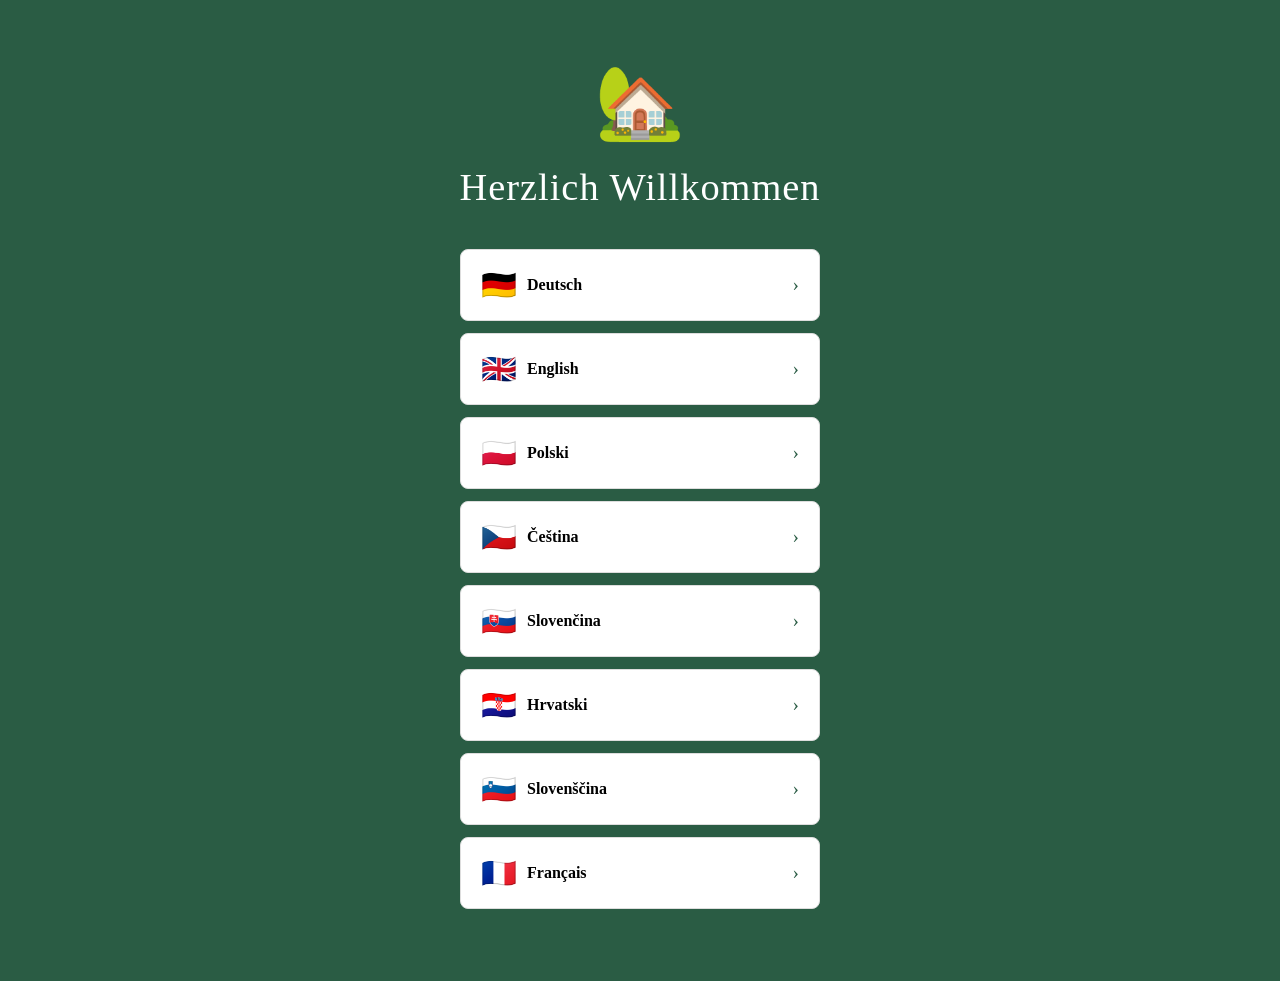
<file: index.html>
<!DOCTYPE html>
<html>
<head>
  <meta charset="utf-8">
  <meta http-equiv="refresh" content="0; url=gaestemappe.html">
  <link rel="canonical" href="gaestemappe.html">
</head>
<body>
  <a href="gaestemappe.html">Weiter zur Gästemappe</a>
</body>
</html>
</file>
